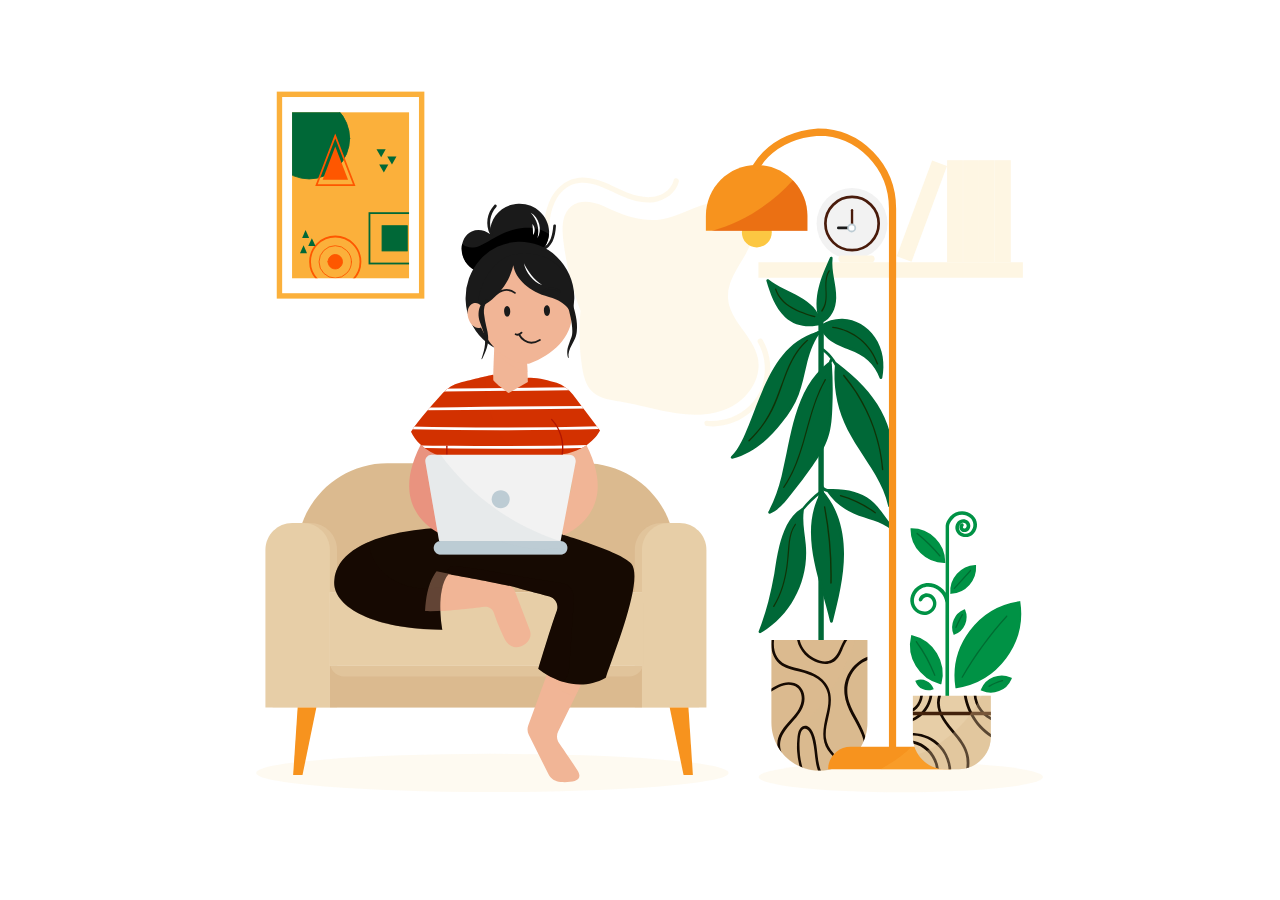
<file: animation.html>
<!DOCTYPE html>
<html lang="en">
<head>
    <meta charset="UTF-8">
    <meta name="viewport" content="width=device-width, initial-scale=1.0">
    <title>Stay At Home</title>
<link rel="stylesheet" href="css/Main.css">
</head>
<body>


<svg  version="1.1" id="Layer_1" xmlns="http://www.w3.org/2000/svg" xmlns:xlink="http://www.w3.org/1999/xlink" x="0px" y="0px"
	 viewBox="0 0 500 500" style="enable-background:new 0 0 500 500;" xml:space="preserve">
<style type="text/css">
	.st0{fill:#FFFBF0;}
	.st1{fill:#F2F2F2;}
	.st2{fill:none;stroke:#491B0B;stroke-width:1.5;stroke-miterlimit:10;}
	.st3{fill:none;stroke:#491B0B;stroke-width:1.3;stroke-linecap:round;stroke-miterlimit:10;}
	.st4{fill:none;stroke:#1A1A1A;stroke-width:1.5;stroke-linecap:round;stroke-miterlimit:10;}
	.st5{fill:#FFFFFF;stroke:#BDCCD4;stroke-linecap:round;stroke-miterlimit:10;}
	.st6{fill:#FEF6E3;}
	.st7{opacity:0.5;fill:#FEF6E3;enable-background:new    ;}
	.st8{opacity:0.75;}
	.st9{fill:none;stroke:#FBB03B;stroke-width:3;stroke-linecap:round;stroke-miterlimit:10;}
	.st10{fill:#d33100;}
	.st11{clip-path:url(#SVGID_2_);}
	.st12{fill:#006837;stroke:#006837;stroke-width:0.5;stroke-linecap:round;stroke-miterlimit:9.9999;}
	.st13{fill:#FE5700;stroke:#FE5700;stroke-width:0.5;stroke-linecap:round;stroke-miterlimit:10;}
	.st14{fill:none;stroke:#FE5700;stroke-width:0.5;stroke-linecap:round;stroke-miterlimit:9.9996;}
	.st15{fill:none;stroke:#FE5700;stroke-linecap:round;stroke-miterlimit:10;}
	.st16{fill:#006837;stroke:#006837;stroke-width:0.5;stroke-linecap:round;stroke-miterlimit:10;}
	.st17{fill:none;stroke:#006837;stroke-linecap:round;stroke-miterlimit:10;}
	.st18{fill:#FE5700;}
	.st19{fill:none;stroke:#FE5700;stroke-miterlimit:10;}
	.st20{fill:#006837;}
	.st21{fill:#DBBA8F;}
	.st22{opacity:0.5;fill:#E7CEA7;enable-background:new    ;}
	.st23{fill:#E7CEA7;}
	.st24{fill:#F7931E;}
	.st25{fill:#F1B596;}
	.st26{opacity:0.35;}
	.st27{fill:#160a02;}
	.st28{fill:#E9937F;}
	.st29{opacity:0.2;}
	.st30{clip-path:url(#SVGID_4_);}
	.st31{fill:#FFFFFF;}
	.st32{fill:none;stroke:#b11602;stroke-width:0.75;stroke-linecap:round;stroke-miterlimit:10;}
	.st33{fill:#BDCCD4;}
	.st34{opacity:0.25;}
	.st35{opacity:0.5;fill:#b11602;enable-background:new    ;}
	.st36{font-family:'Homework-Regular';}
	.st37{font-size:28px;}
	.st38{fill:none;stroke:#006837;stroke-width:3;stroke-linecap:round;stroke-miterlimit:10;}
	.st39{fill:#103307;}
	.st40{filter:url(#Adobe_OpacityMaskFilter);}
	.st41{mask:url(#SVGID_5_);}
	.st42{fill:#FCC742;}
	.st43{fill:none;stroke:#F7931E;stroke-width:4;stroke-linecap:round;stroke-miterlimit:10;}
	.st44{opacity:0.35;fill:#FBB03B;enable-background:new    ;}
	.st45{fill:#009245;}
	.st46{fill:#009245;stroke:#009245;stroke-linecap:round;stroke-miterlimit:10;}
	.st47{fill:#016D32;}
	.st48{filter:url(#Adobe_OpacityMaskFilter_1_);}
	.st49{mask:url(#SVGID_6_);}
	.st50{fill:none;stroke:#42210B;stroke-width:2;stroke-linecap:round;stroke-miterlimit:10;}
	.st51{fill:#1A1A1A;}
	.st52{fill:none;stroke:none;stroke-width:1.9999;stroke-miterlimit:9.9997;}
	.st53{fill:none;stroke:none;stroke-width:2;stroke-miterlimit:10;}
	.st54{fill:none;stroke:#1A1A1A;stroke-linecap:round;stroke-miterlimit:10;}
	.st55{fill:#FBB03B;}
</style>



<!----=====Watch.Animation=====---->
<g id="Watch">
	<circle class="st1" cx="367.8" cy="124.2" r="19.7"/>
	<circle class="st2" cx="367.8" cy="124.2" r="14.8"/>
	<line id="Minute" class="st3" x1="367.8" y1="126.5" x2="367.8" y2="116.8"/>
	<line id="Hour_1" class="st4" x1="360.2" y1="126.6" x2="367.6" y2="126.6"/>
	<circle class="st5" cx="367.6" cy="126.6" r="2"/>
</g>
<!----=====Watch.Animation=====---->


<g id="OBJECTS">
	<g>
		<ellipse class="st7" cx="168" cy="429.4" rx="131.2" ry="10.6"/>
		<ellipse class="st7" cx="394.9" cy="431.7" rx="79" ry="8.4"/>
	</g>
	<g>
		<g class="st8">
			<path class="st6" d="M221.9,184.3c-7.6-16.2-12.6-33.7-14.6-51.5c-0.7-6.4-0.6-14,4.4-18.1c3.4-2.7,8.1-3,12.4-2.1
				s8.1,3.1,12,4.8c8.2,3.6,17.3,5.9,26.1,4.4c8.7-1.4,16.5-6.3,25-8.6s19.3-1.2,23.7,6.4c4.2,7.1,1,16.2-3.2,23.3
				s-9.3,14.4-8.8,22.7c0.7,12.6,14.1,21.1,16.6,33.4c2.1,10.5-4.6,21.3-14,26.5c-9.4,5.2-20.6,5.6-31.2,4.1
				c-10.6-1.5-20.9-4.7-31.4-6.5c-5.4-0.9-11.2-1.6-15.2-5.3c-3.8-3.5-5.1-8.9-5.9-14c-1.7-11.2-1.9-22.7-0.6-33.9"/>
		</g>
		<g class="st8">
			<g>
				<path class="st6" d="M199.2,133.1c0.2-7,0.4-14.5,3.5-20.9c2.6-5.3,7.2-9.9,13.4-10.5c7.3-0.8,14.2,2.9,20.6,5.8
					c6.6,3,13.7,5.8,21.1,4.8c6.2-0.9,12.3-5.1,13.8-11.4c0.5-1.9-2.5-2.7-2.9-0.8c-1.4,5.9-7.4,9.2-13.1,9.4
					c-7.5,0.3-14.5-3.3-21.1-6.3c-6.4-2.9-13.4-5.6-20.5-4.1c-6,1.2-10.7,5.8-13.5,11c-3.7,7.1-4,15.3-4.3,23.1
					C196.1,135,199.1,135,199.2,133.1L199.2,133.1z"/>
			</g>
		</g>
		<g class="st8">
			<g>
				<path class="st6" d="M287.2,236.7c9,1,18.2-2.2,24.9-8.2c7-6.2,10.6-15.4,10.3-24.6c-0.2-5.3-1.6-10.5-4.3-15.1
					c-1-1.7-3.6-0.2-2.6,1.5c4.3,7.4,5,16.6,2.1,24.7c-2.8,7.8-9.2,14-17,16.9c-4.3,1.6-8.9,2.2-13.5,1.8
					C285.3,233.5,285.3,236.5,287.2,236.7L287.2,236.7z"/>
			</g>
		</g>
	</g>
	<rect x="315.8" y="145.7" class="st6" width="146.9" height="8.6"/>
	<rect x="447.2" y="89" class="st6" width="8.8" height="56.7"/>
	<rect x="438.3" y="89" class="st6" width="8.8" height="56.7"/>
	<rect x="429.5" y="89" class="st6" width="8.8" height="56.7"/>
	
		<rect x="378.3" y="112.9" transform="matrix(0.3474 -0.9377 0.9377 0.3474 155.3097 457.8781)" class="st6" width="56.7" height="8.8"/>
	<rect x="420.6" y="89" class="st6" width="8.8" height="56.7"/>
	<path class="st6" d="M361.8,145.7h17c0.8,0,1.5-0.7,1.5-1.5v-0.7c0-0.8-0.7-1.5-1.5-1.5h-17c-0.8,0-1.5,0.7-1.5,1.5v0.7
		C360.3,145,361,145.7,361.8,145.7z"/>
	<g>
		<rect x="49.7" y="52.4" class="st9" width="79" height="112"/>
		<rect x="56.7" y="62.4" class="st55" width="65" height="92.2"/>
		<g>
			<g>
				<defs>
					<rect id="SVGID_1_" x="56.7" y="62.4" width="65" height="92.2"/>
				</defs>
				<clipPath id="SVGID_2_">
					<use xlink:href="#SVGID_1_"  style="overflow:visible;"/>
				</clipPath>
				<g class="st11">
					<ellipse class="st12" cx="66.2" cy="76.9" rx="22.5" ry="22.5"/>
					<g>
						<path class="st13" d="M76.7,145.4c0-2.2,1.8-4,4-4s4,1.8,4,4s-1.8,4-4,4S76.7,147.7,76.7,145.4z"/>
						<ellipse class="st14" cx="80.7" cy="145.5" rx="9" ry="9"/>
						<circle class="st15" cx="80.7" cy="145.4" r="14"/>
					</g>
					<g>
						<rect x="106.7" y="125.4" class="st16" width="14" height="14"/>
						<rect x="99.7" y="118.4" class="st17" width="28" height="28"/>
					</g>
					<polygon class="st18" points="80.7,81.4 73.7,99.9 87.8,99.9 					"/>
					<polygon class="st19" points="80.7,75.5 70.3,102.8 91.2,102.8 					"/>
					<g>
						<polygon class="st20" points="106.2,87.4 103.6,82.9 108.7,82.9 						"/>
						<polygon class="st20" points="112.2,91.4 109.6,86.9 114.7,86.9 						"/>
						<polygon class="st20" points="107.7,95.9 105.1,91.4 110.2,91.4 						"/>
					</g>
					<g>
						<polygon class="st20" points="63.1,136.3 61.1,140.7 65,140.7 						"/>
						<polygon class="st20" points="67.7,132.3 65.7,136.7 69.7,136.7 						"/>
						<polygon class="st20" points="64.2,127.8 62.3,132.2 66.2,132.2 						"/>
					</g>
				</g>
			</g>
		</g>
	</g>
	<path class="st21" d="M269.4,329h-210v-21.5c0-27.7,22.5-50.2,50.2-50.2h109.7c27.7,0,50.2,22.5,50.2,50.2V329z"/>
	<path class="st22" d="M282.9,393.1h-35.8v-87.6c0-8.2,6.7-14.9,14.9-14.9h6c8.2,0,14.9,6.7,14.9,14.9L282.9,393.1L282.9,393.1z"/>
	<path class="st23" d="M286.9,393.1h-35.8v-87.6c0-8.2,6.7-14.9,14.9-14.9h6c8.2,0,14.9,6.7,14.9,14.9L286.9,393.1L286.9,393.1z"/>
	<path class="st22" d="M81.7,393.1H45.9v-87.6c0-8.2,6.7-14.9,14.9-14.9h6c8.2,0,14.9,6.7,14.9,14.9L81.7,393.1L81.7,393.1z"/>
	<path class="st23" d="M77.7,393.1H41.9v-87.6c0-8.2,6.7-14.9,14.9-14.9h6c8.2,0,14.9,6.7,14.9,14.9L77.7,393.1L77.7,393.1z"/>
	<rect x="77.7" y="369.8" class="st21" width="173.4" height="23.3"/>
	<path class="st22" d="M244,375.8H85.6c-4.4,0-7.9-3.5-7.9-7.9V335h174.2v32.9C251.9,372.3,248.4,375.8,244,375.8z"/>
	<rect x="77.7" y="329" class="st23" width="174.2" height="40.8"/>
	<polygon class="st24" points="279.4,430.6 274.2,430.6 266.5,393.1 276.9,393.1 	"/>
	<polygon class="st24" points="57.3,430.6 62.5,430.6 70.2,393.1 59.8,393.1 	"/>
	<path class="st25" d="M118.6,314l58.2,11.2c1.6,0.3,3,1.5,3.6,3l8.4,22c1,2.6,0.1,5.6-2.2,7.3c-3.4,2.5-8.6,4.2-12.2-3.4
		c-3-6.4-4.7-10.9-5.6-13.7c-0.7-2.2-2.9-3.6-5.2-3.3c-10.3,1.4-36.9,4.4-47.6,1.1C102.7,334,118.6,314,118.6,314z"/>
	<path class="st25" d="M201.9,364.8l-14,38.2c-0.6,1.7-0.5,3.6,0.3,5.2l10.9,21.8c1.3,2.6,3.9,4.3,6.8,4.5c5.5,0.3,13.3-0.2,9.4-6.4
		c-3.7-5.9-7.8-11.7-10.2-15.2c-1.4-2-1.6-4.5-0.5-6.7l19.1-39l-20.8-2.5"/>
	<g class="st26">
		<path class="st25" d="M218.4,376.2c-0.1-0.2-0.3-0.3-0.5-0.3c-3.7-1.4-7.5-2.4-11.4-2.9c-2.4-0.3-4.9-0.5-7.1-1.2l-1.3,3.6
			c1.3,2.2,2.9,4.1,4.8,5.8c3.1,2.7,6.9,4.6,10.9,5.4c0.1,0,0.3,0,0.4,0.1l3.9-7.9c0.1-0.5,0.3-1,0.4-1.5
			C218.5,376.9,218.6,376.5,218.4,376.2z"/>
	</g>
	<path class="st27" d="M140.2,349.8c0,0-4.2-20.8,3.3-30.8c15,2.5,35,6.7,35,6.7s13,3.5,21.2,5.7c3.3,0.9,5.2,4.5,4.1,7.7
		c-4.4,12.3-10.3,32.4-10.3,32.4s18.3,15.8,37.5,5c6.7-19.2,20.8-55,14.2-63.3c-5-6.7-42.5-17.5-42.5-17.5l-62.5-2.5
		c0,0-57.5,0.8-60,29.2C78.6,336.5,101.1,349.8,140.2,349.8z"/>
	<g class="st26">
		<path class="st27" d="M140.3,326.2c-2.1,0.1-4.3,0.5-6.4,0.6c-10,0.9-20.6-2.4-27.5-9.7c-4.1-4.3-6.7-10.1-7.2-16
			c-10,4.3-18.1,11-19,21.2c-1.7,14.2,20.8,27.5,60,27.5C140.2,349.8,137.6,336.6,140.3,326.2z"/>
	</g>
	<path class="st28" d="M142.7,251.5c0,0-14.2,16.7-0.8,29.2c0,10-0.8,16.7-0.8,16.7s-35-12.5-10.8-54.2
		C134.4,234.8,142.7,251.5,142.7,251.5z"/>
	<path class="st25" d="M205.6,251.5c0,0,14.2,16.7,0.8,29.2c0,10,0.8,16.7,0.8,16.7s35-12.5,10.8-54.2
		C214,234.8,205.6,251.5,205.6,251.5z"/>
	<g class="st26">
		<path class="st27" d="M209.5,324.9c-1.3-0.8-2.9-1-4.4-1.2c-18.9-2.4-37.8-6.8-56.6-9.1c-1.6-0.2-3.3-0.3-4.5,0.7
			c-0.9,0.8-1.2,3.1-1.1,4.8c0.2-0.4,0.5-0.8,0.8-1.1c15,2.5,35,6.7,35,6.7s13,3.5,21.2,5.7c3.3,0.9,5.2,4.5,4.1,7.7
			c-4.4,12.3-10.3,32.4-10.3,32.4s5.4,4.6,13.3,7.2c0.4-0.2,0.7-0.5,1-0.8c2.2-2.2,2.6-5.6,2.8-8.8c0.8-11,1.5-21.9,2.3-32.9
			c0.1-2.1,0.3-4.2-0.1-6.2C212.4,327.9,211.3,325.9,209.5,324.9z"/>
	</g>
	<g class="st26">
		<path class="st25" d="M141.8,339.2c-0.1-6.9,0.9-13.8,3.4-20.2l-8.2-1.6c-0.5,0.6-1,1.3-1.4,2c-3.6,5.9-4.6,13-5,19.8
			c0,0.1,0,0.2,0,0.3C134.1,339.6,138,339.5,141.8,339.2z"/>
	</g>
	<path class="st10" d="M141.1,254c0,0-13.3-3.3-18.3-14.2c4.5-6.8,12.9-16.3,17.8-21.6c2.5-2.7,5.7-4.7,9.3-5.6
		c6.8-1.7,17.5-4.4,18.6-4.4c2.5,5,15,6.7,19.1,1.7c4.8-0.5,11.5,1.3,16.1,2.8c3.6,1.2,6.7,3.5,9,6.5l15.1,19.9
		c0,0-5,10.8-20.8,13.3c-0.8,16.7-0.8,40.8-0.8,40.8l-65.8-0.8L141.1,254z"/>
	<g class="st29">
		<path class="st10" d="M206.1,293.1c0,0,0-8.4,0.2-18.7c-3.6-4.3-8-8.1-12.4-11.7c-6.9-5.5-14-10.9-19.3-17.9
			c-7.6-10.2-10.4-23.1-10.4-35.8c-4,0.9-10,2.4-14.3,3.6c-3.6,0.9-6.8,2.9-9.3,5.6c-4.9,5.4-13.3,14.9-17.8,21.6
			c5,10.8,18.3,14.2,18.3,14.2l-0.8,38.3L206.1,293.1z"/>
	</g>
	<g>
		<g>
			<defs>
				<path id="SVGID_3_" d="M141.1,254c0,0-13.3-3.3-18.3-14.2c4.5-6.8,12.9-16.3,17.8-21.6c2.5-2.7,5.7-4.7,9.3-5.6
					c6.8-1.7,17.5-4.4,18.6-4.4c2.5,5,15,6.7,19.1,1.7c4.8-0.5,11.5,1.3,16.1,2.8c3.6,1.2,6.7,3.5,9,6.5l15.1,19.9
					c0,0-5,10.8-20.8,13.3c-0.8,16.7-0.8,40.8-0.8,40.8l-65.8-0.8L141.1,254z"/>
			</defs>
			<clipPath id="SVGID_4_">
				<use xlink:href="#SVGID_3_"  style="overflow:visible;"/>
			</clipPath>
			<g class="st30">
				<g>
					<g>
						<path class="st31" d="M128.2,227.9c23.9-0.2,47.8-0.4,71.7-0.7c6.7-0.1,13.5-0.1,20.2-0.2c1,0,1-1.5,0-1.5
							c-23.9,0.2-47.8,0.4-71.7,0.7c-6.7,0.1-13.5,0.1-20.2,0.2C127.3,226.4,127.3,227.9,128.2,227.9L128.2,227.9z"/>
					</g>
				</g>
				<g>
					<g>
						<path class="st31" d="M128.2,217.6c23.9-0.2,47.8-0.4,71.7-0.7c6.7-0.1,13.5-0.1,20.2-0.2c1,0,1-1.5,0-1.5
							c-23.9,0.2-47.8,0.4-71.7,0.7c-6.7,0.1-13.5,0.1-20.2,0.2C127.3,216.1,127.3,217.6,128.2,217.6L128.2,217.6z"/>
					</g>
				</g>
				<g>
					<g>
						<path class="st31" d="M122.9,238.5c27.6,0.6,55.3,0.7,82.9,0.3c7.8-0.1,15.6-0.3,23.5-0.5c1,0,1-1.5,0-1.5
							c-27.6,0.7-55.3,0.9-82.9,0.6c-7.8-0.1-15.6-0.2-23.5-0.4C121.9,237,121.9,238.5,122.9,238.5L122.9,238.5z"/>
					</g>
				</g>
				<g>
					<g>
						<path class="st31" d="M122.9,248.8c27.6,0.6,55.3,0.7,82.9,0.3c7.8-0.1,15.6-0.3,23.5-0.5c1,0,1-1.5,0-1.5
							c-27.6,0.7-55.3,0.9-82.9,0.6c-7.8-0.1-15.6-0.2-23.5-0.4C121.9,247.3,121.9,248.8,122.9,248.8L122.9,248.8z"/>
					</g>
				</g>
			</g>
		</g>
	</g>
	<path class="st32" d="M200.9,233c4.8,5.1,7,12.5,5.9,19.4c-0.6,3.5-1.9,7-1.1,10.4"/>
	<line class="st32" x1="142.7" y1="247.9" x2="142.7" y2="258.4"/>
	<path class="st33" d="M205.9,308.1h-66.7c-2.1,0-3.8-1.7-3.8-3.8l0,0c0-2.1,1.7-3.8,3.8-3.8h66.7c2.1,0,3.8,1.7,3.8,3.8l0,0
		C209.7,306.5,208,308.1,205.9,308.1z"/>
	<path class="st1" d="M205.9,300.6h-67.5l-7.6-43.8c-0.4-2.1,1.3-4.1,3.4-4.1h76.6c2.2,0,3.9,2,3.4,4.2L205.9,300.6z"/>
	<path class="st33" d="M167.6,277.3c0-2.8,2.2-5,5-5s5,2.2,5,5s-2.2,5-5,5S167.6,280,167.6,277.3z"/>
	<g class="st29">
		<path class="st33" d="M205.6,300.6c-26.4-8.4-50.1-25.5-66.3-47.9h-5.1c-2.2,0-3.8,2-3.4,4.1l7.6,43.8H205.6z"/>
	</g>
	<g class="st34">
		<path class="st33" d="M209.2,306.1c-0.5-0.5-1.1-0.8-1.7-1c-1.8-0.6-3.7-0.4-5.5-0.2c-10,0.8-20.2-0.7-29.5-4.2h-33.3
			c-2.1,0-3.8,1.7-3.8,3.8s1.7,3.8,3.8,3.8h66.7C207.4,308.1,208.6,307.3,209.2,306.1z"/>
	</g>

</g>





<!-----====Tree.animation=====------>
<g id="Plant">
	<line class="st38" x1="350.6" y1="180.6" x2="350.6" y2="355.6"/>
	<g id="tree01">
		<g>
			<path class="st20" d="M350.1,177.5c-1.8-5.6-1.5-11.8-0.1-17.5c1.4-5.7,3.8-11.2,6.3-16.6c-0.5,4.2,0.3,8.5,1,12.7
				c0.8,4.2,1.4,8.5,0.6,12.7s-3.3,8.3-7.3,9.8"/>
			<g>
				<path class="st20" d="M350.9,177.3c-3.6-11.5,1.4-23.1,6.1-33.5c-0.5-0.1-0.9-0.3-1.4-0.4c-0.8,6.7,1.6,13.2,1.9,19.8
					c0.3,5.6-1.3,12.4-7.1,14.8c-0.9,0.4-0.5,1.8,0.4,1.4c5.6-2.2,8.1-8.2,8.2-13.9c0.2-7.5-2.9-14.7-2-22.2c0.1-0.7-1.1-1-1.4-0.4
					c-4.9,10.8-10,22.7-6.2,34.6C349.7,178.6,351.1,178.2,350.9,177.3L350.9,177.3z"/>
			</g>
		</g>
		<g>
			<g>
				<path class="st39" d="M351.3,173c5.1-6.5-0.2-15.5,4.1-22.3c0.3-0.4-0.4-0.8-0.6-0.4c-4.2,6.7,1,15.8-4,22.1
					C350.5,172.9,351,173.4,351.3,173L351.3,173z"/>
			</g>
		</g>
	</g>
	<g id="tree02">
		<g>
			<path class="st20" d="M350.1,179.4c-0.8-4.2-3.6-7.9-6.9-10.6c-3.3-2.7-7.3-4.6-11.1-6.5s-7.8-3.8-11.1-6.5
				c1.4,4.6,2.9,9.3,5.3,13.5c2.4,4.2,5.9,8,10.3,9.9c4.6,1.9,10,1.7,14.7,0.2"/>
			<g>
				<path class="st20" d="M350.8,179.2c-2.9-14-19.8-16.2-29.3-23.9c-0.5-0.4-1.5-0.1-1.3,0.7c2.2,7.2,4.7,14.9,10.4,20.2
					c5.8,5.3,13.5,6.1,20.9,3.9c0.9-0.3,0.5-1.7-0.4-1.4c-7.1,2.1-14.5,1.3-20-4.1c-5.2-5.1-7.4-12.2-9.5-19
					c-0.4,0.2-0.8,0.5-1.3,0.7c5.1,4.1,11.3,6.4,17,9.6c5.4,3,10.6,7.3,11.9,13.7C349.6,180.5,351,180.1,350.8,179.2L350.8,179.2z"
					/>
			</g>
		</g>
		<g>
			<g>
				<path class="st39" d="M325,160.7c3.1,9.5,13.3,13,22,15.6c0.5,0.1,0.7-0.6,0.2-0.7c-8.4-2.5-18.4-5.9-21.5-15.1
					C325.6,160.1,324.9,160.3,325,160.7L325,160.7z"/>
			</g>
		</g>
	</g>
	<g id="tree03">
		<g>
			<path class="st20" d="M350.9,181.5c1.1,4.4,5.1,7.5,9.2,9.5s8.6,3.1,12.5,5.4c5.1,2.9,9.2,7.8,11.1,13.3
				c1.3-6.1,0.8-12.6-1.9-18.3c-2.6-5.7-7.4-10.4-13.3-12.5s-12.8-1.4-17.9,2.2"/>
			<g>
				<path class="st20" d="M350.2,181.7c2.1,7.4,9.8,10.2,16.3,12.7c3.8,1.5,7.3,3.2,10.3,6c2.8,2.6,5,5.9,6.3,9.6
					c0.2,0.6,1.3,0.8,1.5,0c1.5-7.8,0.5-16.1-4.1-22.7c-4.1-5.9-10.7-10-18-10.2c-4.3-0.1-8.5,1.1-12,3.5c-0.8,0.6,0,1.9,0.8,1.3
					c5.8-4,13.5-4.3,19.7-1.1c6.1,3.2,10.4,9.1,12,15.8c1,4.3,1,8.7,0.2,13c0.5,0,1,0,1.5,0c-2.5-7-7.8-12.4-14.6-15.4
					c-6.6-2.9-16-4.9-18.2-12.9C351.4,180.4,349.9,180.8,350.2,181.7L350.2,181.7z"/>
			</g>
		</g>
		<g>
			<g>
				<path class="st39" d="M357.1,182.2c11.1,1.4,20.9,9.4,24.5,20.1c0.1,0.4,0.9,0.3,0.7-0.2c-3.7-11-13.8-19.2-25.2-20.6
					C356.6,181.4,356.6,182.1,357.1,182.2L357.1,182.2z"/>
			</g>
		</g>
	</g>
	<g id="tree04">
		<g>
			<g>
				<g>
					<path class="st20" d="M348.1,186.9c0.3-0.2,0.5-0.5,0.8-0.7c0.1-0.1,0.3-0.2,0.4-0.3c0.1-0.1-0.1,0.1,0,0c0,0,0.1-0.1,0.1-0.1
						c0.1-0.1,0.1-0.1,0.2-0.2c0.6-0.4,1.2-0.8,1.8-1.2c0.3-0.2,0.5-0.7,0.3-1s-0.7-0.5-1-0.3c-1.3,0.8-2.5,1.7-3.6,2.7
						c-0.3,0.3-0.3,0.8,0,1.1C347.3,187.2,347.8,187.2,348.1,186.9L348.1,186.9z"/>
				</g>
			</g>
			<g>
				<g>
					<path class="st20" d="M348.6,184c-0.6,0.3-1.2,0.7-1.9,1c-0.4,0.2-0.5,0.7-0.3,1c0.2,0.4,0.7,0.5,1,0.3c0.6-0.3,1.2-0.7,1.9-1
						c0.4-0.2,0.5-0.7,0.3-1C349.4,183.9,349,183.8,348.6,184L348.6,184z"/>
				</g>
			</g>
		</g>
		<g>
			<g>
				<path class="st20" d="M348.4,185.1c-8.1,2.3-14.9,7.9-20,14.6c-5.1,6.7-8.5,14.5-11.6,22.3c-3.1,7.8-5.8,15.8-9.6,23.3
					c-1.6,3.2-3.4,6.3-6,8.8c6.4-1.6,12.2-4.9,17.2-9.2c5-4.3,9.2-9.4,13-14.7c1.4-2,2.8-4.1,4-6.3c6.3-12.1,5.4-27.3,13.4-38.3"/>
				<g>
					<path class="st20" d="M348.1,184.4c-22.9,6.7-29.7,32.3-37.7,51.8c-2.5,6-5.1,12.7-9.8,17.4c-0.5,0.5,0,1.4,0.7,1.3
						c11.6-2.9,20.7-11.1,27.8-20.4c3.7-4.8,7-9.7,9.1-15.4c1.9-5.2,3-10.7,4.3-16.1c1.5-6,3.3-12,6.9-17.1c0.6-0.8-0.7-1.5-1.3-0.8
						c-6.3,8.8-7.1,20-10.2,30.1c-1.7,5.6-4.3,10.5-7.7,15.2c-3.5,4.9-7.5,9.6-12,13.6c-5,4.3-10.8,7.7-17.2,9.3
						c0.2,0.4,0.5,0.8,0.7,1.3c3.9-3.9,6.4-9.2,8.6-14.2c2.3-5.3,4.3-10.8,6.4-16.2c4.1-10.5,8.7-21.3,16.9-29.3
						c4.2-4.1,9.2-7.4,14.9-9C349.5,185.6,349.1,184.1,348.1,184.4L348.1,184.4z"/>
				</g>
			</g>
			<g>
				<g>
					<path class="st39" d="M342.8,188.8c-6.1,5.3-9.7,12.6-12.5,20c-3.2,8.4-5.8,17-10.7,24.6c-2.6,4.1-5.8,7.9-9.3,11.2
						c-0.4,0.3,0.2,0.9,0.5,0.5c6.1-5.8,10.9-12.7,14.3-20.4c3.5-8,5.6-16.6,9.7-24.4c2.2-4.2,5-8,8.5-11.1
						C343.7,189,343.1,188.5,342.8,188.8L342.8,188.8z"/>
				</g>
			</g>
		</g>
	</g>
	<g id="tree05">
		<g>
			<g>
				<path class="st20" d="M351.2,194.8c4.3,3.3,7.5,7.8,9.1,12.9c0.3,0.9,1.8,0.5,1.5-0.4c-1.7-5.4-5.1-10.1-9.5-13.6
					C351.5,193.2,350.5,194.2,351.2,194.8L351.2,194.8z"/>
			</g>
		</g>
		<g>
			<g>
				<path class="st20" d="M356.4,202c0-0.1,0-0.2,0-0.2C356.4,201.9,356.4,201.9,356.4,202c0-0.4,0.1-0.8,0.3-1.2
					c0,0.1,0,0.1-0.1,0.2c0.1-0.3,0.3-0.6,0.5-0.9c0.1-0.1,0.1-0.4,0.1-0.6c0-0.2-0.2-0.4-0.3-0.4c-0.2-0.1-0.4-0.1-0.6-0.1
					c-0.2,0.1-0.3,0.2-0.5,0.3c-0.6,0.8-0.9,1.7-1,2.7c0,0.2,0.1,0.4,0.2,0.5s0.3,0.2,0.5,0.2C356.1,202.8,356.4,202.5,356.4,202
					L356.4,202z"/>
			</g>
		</g>
		<g>
			<path class="st20" d="M359.1,202.3c-1.1,11.4,0.9,23.1,5.7,33.6c3.6,7.8,8.6,14.8,13.2,22c4.6,7.2,8.9,14.8,10.6,23.2
				c0.5-9.3,0.7-18.6,0.8-27.9c0-2.5,0-5.1-0.3-7.6c-0.3-2.4-0.9-4.8-1.7-7.1c-2.4-7.4-6.2-14.3-11.1-20.3
				c-5.1-6.1-11.3-11.3-17.5-16.3"/>
			<g>
				<path class="st20" d="M358.3,202.3c-1,11.1,0.8,22.3,5.2,32.5c4.5,10.4,11.7,19.3,17.3,29.1c3.1,5.4,5.8,11.2,7.1,17.3
					c0.2,0.9,1.4,0.6,1.5-0.2c0.3-6.5,0.5-13,0.7-19.4c0.1-5.9,0.6-12.1-0.5-18c-2-10.8-8-21-15.4-28.9c-4.5-4.9-9.7-9.1-14.8-13.2
					c-0.8-0.6-1.8,0.5-1.1,1.1c8.8,7,17.3,14.4,23,24.2c2.7,4.7,4.9,9.8,6.3,15.1c1.5,6,1.1,12.2,1,18.3c-0.1,7-0.3,14-0.7,20.9
					c0.5-0.1,1-0.1,1.5-0.2c-2.3-10.8-8.5-20-14.5-29.1c-3.1-4.6-6.1-9.3-8.6-14.3c-2.5-5-4.3-10.4-5.5-15.9
					c-1.3-6.3-1.6-12.8-1-19.2C359.9,201.3,358.4,201.3,358.3,202.3L358.3,202.3z"/>
			</g>
		</g>
		<g>
			<path class="st20" d="M355,201.9c-7.9,6.2-13.2,15.3-16.6,24.8c-3.4,9.5-5.1,19.5-7.2,29.3c-2.1,9.9-4.6,19.8-9.4,28.6
				c3.9-1.6,6.8-4.9,9.5-8.2c4.5-5.6,8.9-11.3,13-17.1c3.8-5.3,7.5-10.8,9.4-17c1.6-5.1,2-10.4,2.2-15.8c0.3-8,0.3-16-0.2-24"/>
			<g>
				<path class="st20" d="M354.5,201.4c-19.1,15.2-20.4,41.4-25.9,63.3c-1.7,6.8-4,13.5-7.3,19.6c-0.3,0.5,0.2,1.4,0.9,1.1
					c5.3-2.2,8.7-7,12.2-11.4c3.9-4.9,7.7-9.9,11.3-15c3.5-4.9,6.8-9.9,8.7-15.6c2-5.9,2.3-12.1,2.5-18.3c0.3-7.5,0.2-15.1-0.3-22.6
					c0-1-1.5-1-1.5,0c0.4,6.4,0.5,12.8,0.3,19.1c-0.1,6.1-0.2,12.3-1.7,18.2c-1.4,5.8-4.4,10.9-7.7,15.8c-3.4,5-7,9.9-10.8,14.6
					c-2,2.6-4.1,5.3-6.3,7.8c-2,2.4-4.4,4.6-7.3,5.8c0.3,0.4,0.6,0.7,0.9,1.1c11.5-21.4,9.4-47.4,21.4-68.6c3-5.3,6.8-10.1,11.6-14
					C356.3,201.9,355.2,200.8,354.5,201.4L354.5,201.4z"/>
			</g>
		</g>
		<g>
			<g>
				<path class="st39" d="M352.6,210.8c-8.3,14.6-10.1,31.6-16.3,47c-1.8,4.5-4,8.8-6.7,12.7c-0.3,0.4,0.4,0.8,0.6,0.4
					c9.5-13.8,11.7-30.7,17-46.2c1.6-4.7,3.5-9.2,6-13.5C353.5,210.7,352.8,210.3,352.6,210.8L352.6,210.8z"/>
			</g>
		</g>
		<g>
			<g>
				<path class="st39" d="M362.9,208.9c9.6,11.4,16.4,25,19.6,39.5c0.9,4.1,1.6,8.3,1.9,12.5c0,0.5,0.8,0.5,0.8,0
					c-1.3-15-6.2-29.6-14.2-42.3c-2.3-3.6-4.8-7-7.5-10.2C363.1,208,362.6,208.5,362.9,208.9L362.9,208.9z"/>
			</g>
		</g>
	</g>
	<g id="tree06">
		<g>
			<path class="st20" d="M354.3,272.4c3.2,4.8,7.6,8.7,12.8,11.3c3.8,1.9,8,3.1,12,4.4c4,1.4,8.1,3,11.4,5.7
				c-2.7-3.8-5.5-7.5-8.4-11.1c-0.8-1-1.6-2-2.5-2.8c-0.9-0.8-1.9-1.6-2.9-2.2c-3.2-2.1-6.9-3.6-10.7-4.4c-3.9-0.8-7.9-0.9-11.9-0.9
				"/>
			<g>
				<path class="st20" d="M353.6,272.8c3.8,5.6,9,10,15.3,12.6c7,3,15,4.1,21,9c0.6,0.5,1.7-0.2,1.2-0.9c-2.4-3.2-4.8-6.4-7.2-9.6
					c-2.4-3-4.6-5.6-7.9-7.6c-3-1.8-6.3-3.1-9.8-3.8c-4-0.8-8.1-0.9-12.1-0.9c-1,0-1,1.5,0,1.5c3.8,0,7.7,0,11.5,0.8
					c3.4,0.7,6.7,1.9,9.6,3.7c3.1,1.9,5.3,4.3,7.5,7.1c2.4,3.1,4.8,6.3,7.1,9.5c0.4-0.3,0.8-0.6,1.2-0.9c-5.7-4.6-12.9-6-19.5-8.5
					c-6.7-2.5-12.5-6.8-16.5-12.8C354.4,271.2,353.1,272,353.6,272.8L353.6,272.8z"/>
			</g>
		</g>
		<g>
			<g>
				<path class="st20" d="M354.9,271.8c-0.4-0.1-0.8-0.2-1.2-0.3c-0.1,0-0.2-0.1-0.3-0.1c-0.1,0-0.1,0-0.2-0.1c-0.1,0-0.1,0,0,0
					c-0.2-0.1-0.4-0.2-0.5-0.3c0,0-0.1,0-0.1-0.1c0,0-0.1-0.1-0.1,0s0,0,0,0c0,0-0.1-0.1-0.1-0.1c-0.1-0.1-0.1-0.1-0.2-0.2
					c0,0-0.1-0.1-0.1-0.1c0,0,0.1,0.1,0,0c0-0.1-0.1-0.1-0.1-0.2c0,0,0-0.1-0.1-0.1c0-0.1,0.1,0.2,0,0c0-0.1,0-0.1-0.1-0.2
					c0,0,0-0.1,0-0.1c0,0,0,0.1,0,0.1c0,0,0-0.1,0-0.1c0-0.4-0.3-0.8-0.8-0.8c-0.4,0-0.8,0.3-0.8,0.8c0.1,1,0.6,1.9,1.5,2.4
					c0.8,0.6,1.8,0.8,2.7,1c0.4,0.1,0.8-0.1,0.9-0.5C355.5,272.3,355.3,271.8,354.9,271.8L354.9,271.8z"/>
			</g>
		</g>
		<g>
			<g>
				<path class="st39" d="M361.2,275.7c7,2,13.5,5.2,19.3,9.5c0.4,0.3,0.8-0.4,0.4-0.6c-5.8-4.4-12.4-7.6-19.4-9.6
					C361,274.8,360.8,275.5,361.2,275.7L361.2,275.7z"/>
			</g>
		</g>
	</g>
	<g id="tree07">
		<g>
			<path class="st20" d="M340.1,283.1c-5.9,3.6-8.5,9.8-10.8,16.4s-3,13.6-4.1,20.5c-1.8,10.6-4.7,21-8.5,31
				c8-4.7,14.6-11.6,19-19.7c4.4-8.1,6.4-17.5,5.9-26.7c-0.4-7.1-2.3-14.2-1.2-21.2"/>
			<g>
				<path class="st20" d="M339.7,282.5c-7.2,4.5-10.3,13.1-12.3,20.9c-1.3,5.1-2,10.3-2.8,15.4c-0.9,5.1-2,10.3-3.3,15.3
					c-1.5,5.7-3.3,11.2-5.4,16.7c-0.2,0.6,0.6,1.2,1.1,0.9c17.1-10.1,26.9-29.4,25.1-49.2c-0.6-6.3-2-12.6-1.1-18.9
					c0.1-0.9-1.3-1.4-1.5-0.4c-0.8,5.3,0,10.5,0.6,15.7c0.6,5.2,0.9,10.3,0.2,15.5c-1.4,9.7-5.6,18.9-12.2,26.2
					c-3.5,3.9-7.5,7.1-11.9,9.8c0.4,0.3,0.7,0.6,1.1,0.9c3.5-9.4,6.3-19.1,8.1-29c1.8-9.5,2.7-19.1,6.6-28.1c1.8-4.2,4.4-8,8.3-10.4
					C341.3,283.3,340.5,282,339.7,282.5L339.7,282.5z"/>
			</g>
		</g>
		<g>
			<g>
				<path class="st20" d="M341,283.3c2.8-3.5,6-6.6,9.5-9.2c0.3-0.2,0.5-0.6,0.3-1c-0.2-0.3-0.7-0.5-1-0.3c-3.6,2.7-6.9,5.9-9.8,9.5
					c-0.3,0.3-0.3,0.8,0,1.1C340.2,283.6,340.8,283.6,341,283.3L341,283.3z"/>
			</g>
		</g>
		<g>
			<g>
				<path class="st39" d="M336,291.2c-2.1,2.9-2.9,6.5-3.4,10c-0.5,4-0.6,8-1.1,12c-1,8.2-3.1,16.4-7.5,23.5
					c-0.3,0.4,0.4,0.8,0.6,0.4c4.2-6.8,6.3-14.6,7.4-22.5c0.5-3.8,0.8-7.7,1.1-11.5c0.4-4,1-8.1,3.4-11.5
					C336.9,291.2,336.2,290.8,336,291.2L336,291.2z"/>
			</g>
		</g>
	</g>
	<g id="tree08">
		<g>
			<path class="st20" d="M351.3,273.3c-6.3,10.6-6.6,23.9-4.4,36s6.7,23.8,9.3,35.9c3.1-12.2,6.2-24.5,6.3-37s-3.2-25.6-11.6-35"/>
			<g>
				<path class="st20" d="M350.7,272.9c-10,17.1-4.9,37.7,0.3,55.5c1.6,5.6,3.3,11.3,4.6,17c0.2,0.7,1.3,0.7,1.5,0
					c4.9-19.4,10-40.5,2.3-59.9c-1.9-4.7-4.5-9-7.8-12.8c-0.6-0.7-1.7,0.3-1.1,1.1c12.9,14.7,12.8,35.7,9.2,53.8
					c-1.1,5.9-2.6,11.6-4.1,17.4c0.5,0,1,0,1.5,0c-4.1-18.7-13-37.4-10-57c0.8-5,2.4-9.9,5-14.3C352.4,272.8,351.1,272,350.7,272.9
					L350.7,272.9z"/>
			</g>
		</g>
		<g>
			<g>
				<path class="st39" d="M352.2,281.7c2.6,13.9,3.8,28,3.5,42.2c0,0.5,0.7,0.5,0.8,0c0.3-14.2-0.9-28.4-3.6-42.4
					C352.8,281,352.1,281.3,352.2,281.7L352.2,281.7z"/>
			</g>
		</g>
	</g>
	<g>
		<path class="st21" d="M349.7,428.1L349.7,428.1c-14.7,0-26.7-11.9-26.7-26.7v-45.8h53.3v45.8C376.4,416.2,364.5,428.1,349.7,428.1
			z"/>
		<g class="st26">
			<path class="st21" d="M376.4,401.5v-45.8h-6.9c-7.7,23.5-23,44.4-43.2,58.7c4.5,8.2,13.3,13.8,23.4,13.8l0,0
				C364.5,428.1,376.4,416.2,376.4,401.5z"/>
		</g>
		<defs>
			<filter id="Adobe_OpacityMaskFilter" filterUnits="userSpaceOnUse" x="321.2" y="351" width="56.2" height="83.4">
				<feColorMatrix  type="matrix" values="1 0 0 0 0  0 1 0 0 0  0 0 1 0 0  0 0 0 1 0"/>
			</filter>
		</defs>
		<mask maskUnits="userSpaceOnUse" x="321.2" y="351" width="56.2" height="83.4" id="SVGID_5_">
			<g class="st40">
				<path class="st31" d="M349.7,428.1L349.7,428.1c-14.7,0-26.7-11.9-26.7-26.7v-45.8h53.3v45.8
					C376.4,416.2,364.5,428.1,349.7,428.1z"/>
			</g>
		</mask>
		<g class="st41">
			<g>
				<g>
					<path class="st27" d="M323.2,354.5c-1.1,5.7,0.5,12.1,5.7,15.3c2.9,1.8,6.2,2.4,9.5,3.2c3.6,0.9,7.2,2,10.2,4.1
						c2.9,2,5.1,5,5.8,8.5c0.7,3.8,0,7.7-0.9,11.3c-1.5,6.6-3.2,13.7,0.8,19.8c3.6,5.5,10.1,8.7,12.7,14.9c0.4,0.9,1.8,0.5,1.4-0.4
						c-2.2-5.3-7.1-8.6-10.9-12.7c-2.2-2.5-3.8-5.3-4.2-8.6c-0.4-3.6,0.4-7.3,1.2-10.8c1.5-6.5,3.1-13.9-1.4-19.7
						c-4.2-5.5-11-7-17.4-8.6c-3.7-0.9-7.4-2.3-9.5-5.8c-1.8-3-2.2-6.8-1.6-10.2C324.8,354,323.3,353.6,323.2,354.5L323.2,354.5z"/>
				</g>
			</g>
			<g>
				<g>
					<path class="st27" d="M322.3,384.6c3.7-2.4,8.2-5.3,12.8-3.8c4.4,1.3,5.5,6.2,4.3,10.2c-2.5,8.5-12.7,12.7-13.1,22.2
						c-0.2,4.2,1.8,8.4,5.1,11.1c0.8,0.6,1.8-0.5,1.1-1.1c-3.4-2.7-5.3-7.1-4.5-11.4c0.9-4.9,4.8-8.5,7.9-12.2
						c2.8-3.2,5.4-6.9,5.5-11.3c0.1-3.9-1.9-7.6-5.7-8.8c-5.1-1.7-10,1.3-14.1,3.9C320.8,383.8,321.5,385.1,322.3,384.6L322.3,384.6
						z"/>
				</g>
			</g>
			<g>
				<g>
					<path class="st27" d="M337,353.5c0.4,6.1,4.5,11.5,10.1,14c3,1.3,6.7,2.1,9.7,0.6c2.7-1.3,4.3-4.2,5.5-6.9
						c1.5-3.3,2.9-7.4,6.6-8.7c0.9-0.3,0.5-1.8-0.4-1.4c-3.4,1.2-5.2,4.3-6.6,7.4c-1.5,3.4-3.1,7.7-7.1,8.7c-4,1-8.5-1.2-11.4-3.8
						c-2.8-2.6-4.7-6-5-9.9C338.5,352.5,337,352.5,337,353.5L337,353.5z"/>
				</g>
			</g>
			<g>
				<g>
					<path class="st27" d="M376.5,364.9c-8.3,3.2-13.8,11.6-12.9,20.6c0.8,8.4,6.7,15,9.6,22.7c0.9,2.4,1.5,4.9,1.6,7.5
						c0.1,3.2-0.5,6.3-1,9.4c-0.2,0.9,1.3,1.3,1.4,0.4c0.8-4.7,1.6-9.4,0.6-14.1c-0.9-3.8-2.7-7.3-4.5-10.8c-1.9-3.5-4-7.1-5.2-10.9
						c-1.3-4.3-1.3-8.8,0.4-13c1.9-4.7,5.8-8.5,10.6-10.3C377.8,366,377.4,364.5,376.5,364.9L376.5,364.9z"/>
				</g>
			</g>
			<g>
				<g>
					<path class="st27" d="M342.2,431.8c-1.7-3.9-2.8-8-3.3-12.2c-0.2-2.1-0.3-4.1-0.3-6.2c0.1-2,0.1-4.3,0.7-6.2
						c0.3-0.9,0.8-2,1.9-2.3c1.1-0.3,2,0.4,2.6,1.2c1.2,1.6,1.8,3.7,2.2,5.6c0.9,3.9,1.1,7.9,1.7,11.8c0.7,3.9,1.9,7.8,4.7,10.8
						c0.6,0.7,1.7-0.3,1.1-1.1c-6.3-7-3.8-17.5-7.2-25.7c-0.7-1.6-1.6-3.3-3.2-4c-1.6-0.7-3.2,0-4.2,1.3c-1.2,1.6-1.3,3.8-1.5,5.7
						c-0.2,2.4-0.3,4.7-0.1,7.1c0.4,5.2,1.6,10.2,3.7,15C341.3,433.4,342.6,432.6,342.2,431.8L342.2,431.8z"/>
				</g>
			</g>
		</g>
	</g>
</g>
<!-----====Tree.animation.END=====------>



<g id="Light">
	<g>
		
			<ellipse transform="matrix(0.7071 -0.7071 0.7071 0.7071 0.9493 260.514)" class="st42" cx="314.9" cy="129.1" rx="8.3" ry="8.3"/>
		<path class="st24" d="M314.8,91.6L314.8,91.6c-15.6,0-28.2,12.6-28.2,28.2v8.4H343v-8.4C343,104.3,330.4,91.6,314.8,91.6z"/>
		<path class="st43" d="M314.6,92.5c0.7-1.1,2.5-3.8,5.2-6.6c10-10.2,23.4-12,29.2-12.5l0,0c22.8,0,41.3,19,41.3,42.5v308"/>
		<path class="st24" d="M422.8,427.3h-68.3l0,0c0-6.9,5.6-12.5,12.5-12.5h43.3C417.1,414.8,422.8,420.4,422.8,427.3L422.8,427.3z"/>
		<path class="st44" d="M422.8,427.3c0-6.9-5.6-12.5-12.5-12.5h-9.4c-4.8,5.1-11.6,9.4-17.3,12.5H422.8z"/>
		<g class="st26">
			<path class="st10" d="M289.9,128.3H343v-8.4c0-7.7-3.1-14.7-8.1-19.8C323,113.5,307.2,123.4,289.9,128.3z"/>
		</g>
	</g>
</g>
<g id="Plant02">
	<g>
		<g>
			<path class="st45" d="M419.8,292.1c0,0.1,0,0.3,0,0.5v-0.2C419.8,292.2,419.8,292.1,419.8,292.1z"/>
		</g>
	</g>
	<g>
		<path class="st45" d="M435.4,296.4c-1.2,1.4-2.9,2-4.5,2c-1.4,0-2.8-0.5-4-1.5c-1-0.9-1.6-2.1-1.7-3.4c-0.1-1.3,0.4-2.6,1.2-3.6
			c1.5-1.7,4.2-1.9,5.9-0.4c0.7,0.6,1.1,1.5,1.2,2.5c0.1,1-0.3,1.9-0.9,2.6c-0.5,0.6-1.3,1-2.1,1c-0.8,0-1.6-0.2-2.2-0.8
			c-1.1-1-1.2-2.6-0.2-3.7c0.4-0.4,1-0.5,1.4-0.1c0.4,0.4,0.5,1,0.1,1.4c-0.1,0.1-0.2,0.3-0.2,0.5c0,0.2,0.1,0.3,0.2,0.4
			c0.2,0.2,0.5,0.3,0.8,0.3c0.3,0,0.5-0.1,0.7-0.4c0.6-0.6,0.5-1.6-0.1-2.2c-0.9-0.8-2.3-0.7-3.1,0.2c-0.5,0.6-0.8,1.4-0.7,2.2
			c0,0.8,0.4,1.5,1,2.1c0.8,0.7,1.8,1,2.9,1c1.1-0.1,2-0.5,2.8-1.4c0.9-1,1.4-2.4,1.3-3.8c-0.1-1.4-0.7-2.7-1.8-3.6
			c-2.8-2.5-7.2-2.2-9.6,0.6c-1.4,1.6-2.1,3-2.1,4.2v94c0,0.5-0.5,1-1,1c-0.6,0-1-0.5-1-1v-51.7c-0.5-3.9-3.2-7.1-6.9-8.4
			c-2.1-0.7-4.3-0.6-6.2,0.4c-2,1-3.4,2.6-4.1,4.7c-1.1,3.3,0.6,6.9,3.9,8c2.5,0.9,5.3-0.5,6.2-3c0.3-0.9,0.3-1.9-0.2-2.8
			c-0.4-0.9-1.2-1.5-2.1-1.9c-1.4-0.5-3,0.3-3.5,1.7c-0.2,0.5-0.8,0.8-1.3,0.6s-0.8-0.8-0.6-1.3c0.9-2.5,3.6-3.8,6-2.9
			c3,1,4.5,4.3,3.5,7.2c-1,2.8-3.6,4.6-6.5,4.6c-0.7,0-1.5-0.1-2.2-0.4c-4.3-1.5-6.6-6.3-5.1-10.6c0.9-2.6,2.7-4.6,5.2-5.8
			c2.5-1.2,5.2-1.3,7.8-0.4c2.6,0.9,4.8,2.6,6.2,4.8v-36.7c0-0.1,0-0.3,0-0.5c0.1-1.6,1-3.3,2.5-5.1c3.2-3.6,8.8-4,12.5-0.8
			C437.8,288.8,438.1,293.4,435.4,296.4z"/>
	</g>
	<path id="tree11" class="st46" d="M412.5,382.6L412.5,382.6c-3.6,1.3-7.5-0.5-8.9-4.1l0,0l0,0C407.2,377.2,411.2,379.1,412.5,382.6
		L412.5,382.6z"/>
	<g id="tree12">
		<path class="st46" d="M425.7,381.8L425.7,381.8L425.7,381.8c-3.4-22.8,12.4-44,35.1-47.3l0,0l0,0
			C464.2,357.2,448.5,378.4,425.7,381.8z"/>
		<g>
			<g>
				<path class="st47" d="M429.3,376.4c7-12.1,15.3-23.4,24.7-33.8c0.3-0.4-0.2-0.9-0.5-0.5c-9.4,10.4-17.8,21.8-24.8,34
					C428.4,376.4,429,376.8,429.3,376.4L429.3,376.4z"/>
			</g>
		</g>
	</g>
	<g id="tree13">
		<path class="st46" d="M417,379.6L417,379.6c-11.6-2.9-18.7-14.6-15.9-26.2l0,0l0,0C412.8,356.2,419.9,368,417,379.6L417,379.6z"/>
		<g>
			<g>
				<path class="st47" d="M403.2,356.6c4.2,5.7,7.6,12,10.2,18.6c0.2,0.5,0.9,0.3,0.7-0.2c-2.6-6.7-6-13-10.3-18.8
					C403.6,355.9,403,356.2,403.2,356.6L403.2,356.6z"/>
			</g>
		</g>
	</g>
	<g id="tree14">
		<path class="st46" d="M456,376.9l-0.1,0.2c-2.6,6.1-9.7,8.8-15.8,6.2l-0.2-0.1l0.1-0.2c2.6-6.1,9.7-8.8,15.8-6.2L456,376.9z"/>
		<g>
			<g>
				<path class="st47" d="M444.1,381.6c2.3-1.4,4.8-2.4,7.4-3.1c0.5-0.1,0.3-0.9-0.2-0.7c-2.7,0.7-5.2,1.8-7.6,3.2
					C443.3,381.2,443.7,381.8,444.1,381.6L444.1,381.6z"/>
			</g>
		</g>
	</g>
	<g id="tree15">
		<path class="st46" d="M430.2,339.1L430.2,339.1c2.1,5.1-0.4,11-5.6,13l0,0l0,0C422.6,347,425.1,341.2,430.2,339.1L430.2,339.1z"/>
		<g>
			<g>
				<path class="st47" d="M425.8,348.8c1.1-2.4,2.3-4.8,3.6-7.1c0.2-0.4-0.4-0.8-0.6-0.4c-1.3,2.3-2.5,4.7-3.6,7.1
					C425,348.9,425.6,349.3,425.8,348.8L425.8,348.8z"/>
			</g>
		</g>
	</g>
	<g id="tree16">
		<path class="st46" d="M436.2,314.4L436.2,314.4c0.5,7.8-5.5,14.5-13.3,15l0,0l0,0C422.4,321.5,428.4,314.9,436.2,314.4
			L436.2,314.4z"/>
		<g>
			<g>
				<path class="st47" d="M424.9,327.1c3-3.3,6-6.6,9-9.9c0.3-0.4-0.2-0.9-0.5-0.5c-3,3.3-6,6.6-9,9.9
					C424,327,424.6,327.5,424.9,327.1L424.9,327.1z"/>
			</g>
		</g>
	</g>
	<g id="tree17">
		<path class="st46" d="M419.1,312.3L419.1,312.3c-10.1,0-18.3-8.2-18.3-18.3l0,0l0,0C410.9,294,419.1,302.2,419.1,312.3
			L419.1,312.3z"/>
		<g>
			<g>
				<path class="st47" d="M403.7,296.6c4.7,3.7,8.9,7.9,12.7,12.5c0.3,0.4,0.8-0.2,0.5-0.5c-3.7-4.6-8-8.8-12.7-12.5
					C403.9,295.7,403.4,296.3,403.7,296.6L403.7,296.6z"/>
			</g>
		</g>
	</g>
	<g>
		<path class="st23" d="M427.1,427.3h-7.7c-9.8,0-17.8-8-17.8-17.8v-23h43.3v23C444.9,419.3,436.9,427.3,427.1,427.3z"/>
		<defs>
			<filter id="Adobe_OpacityMaskFilter_1_" filterUnits="userSpaceOnUse" x="397" y="381.5" width="53.1" height="51.5">
				<feColorMatrix  type="matrix" values="1 0 0 0 0  0 1 0 0 0  0 0 1 0 0  0 0 0 1 0"/>
			</filter>
		</defs>
		<mask maskUnits="userSpaceOnUse" x="397" y="381.5" width="53.1" height="51.5" id="SVGID_6_">
			<g class="st48">
				<path class="st31" d="M427.1,427.3h-7.7c-9.8,0-17.8-8-17.8-17.8v-23h43.3v23C444.9,419.3,436.9,427.3,427.1,427.3z"/>
			</g>
		</mask>
		<g class="st49">
			<g>
				<g>
					<path class="st27" d="M400.7,401c7.7-2.9,12.6-10.6,11.8-18.8c-0.1-1-1.6-1-1.5,0c0.7,7.5-3.6,14.6-10.7,17.3
						C399.4,399.9,399.8,401.3,400.7,401L400.7,401z"/>
				</g>
			</g>
			<g>
				<g>
					<path class="st27" d="M400.7,395.9c4.9-2.4,7.5-8,6.2-13.4c-0.2-0.9-1.7-0.5-1.4,0.4c1.1,4.7-1.2,9.5-5.5,11.7
						C399,395,399.8,396.3,400.7,395.9L400.7,395.9z"/>
				</g>
			</g>
			<g>
				<g>
					<path class="st27" d="M402,408.6c5.3,0.2,10.4,2.6,14.1,6.5c3.7,4,5.6,9.4,5.4,14.9c0,1,1.5,1,1.5,0c0.2-5.8-1.9-11.7-5.8-15.9
						c-3.9-4.2-9.4-6.6-15.1-6.9C401,407.1,401,408.6,402,408.6L402,408.6z"/>
				</g>
			</g>
			<g>
				<g>
					<path class="st27" d="M401.5,413c7.7,1.7,13.2,8.6,13.1,16.4c0,1,1.5,1,1.5,0c0.1-8.5-5.8-16.1-14.2-17.9
						C400.9,411.3,400.5,412.7,401.5,413L401.5,413z"/>
				</g>
			</g>
			<g>
				<g>
					<path class="st27" d="M415.7,386.2c-2.8,8.3,3.3,15.6,8.3,21.6c2.8,3.3,5.6,6.8,6.8,11c1.2,4.3,0.8,9.1-1.1,13.1
						c-0.4,0.9,0.9,1.6,1.3,0.8c1.8-3.7,2.4-7.7,1.8-11.8c-0.6-4.2-2.7-7.8-5.2-11.2c-5-6.5-13.5-13.9-10.4-23.2
						C417.4,385.6,416,385.3,415.7,386.2L415.7,386.2z"/>
				</g>
			</g>
			<g>
				<g>
					<path class="st27" d="M435.3,385.5c0.4,7.1,5.2,13.3,12,15.4c0.9,0.3,1.3-1.2,0.4-1.4c-6.2-1.9-10.6-7.5-10.9-13.9
						C436.8,384.5,435.3,384.5,435.3,385.5L435.3,385.5z"/>
				</g>
			</g>
			<g>
				<g>
					<path class="st27" d="M429.6,384.1c1,10.9,7.4,21,16.9,26.4c0.8,0.5,1.6-0.8,0.8-1.3c-9-5.2-15.2-14.8-16.1-25.1
						C431,383.2,429.5,383.2,429.6,384.1L429.6,384.1z"/>
				</g>
			</g>
			<line class="st50" x1="398" y1="396.4" x2="449.1" y2="396.4"/>
		</g>
		<g class="st26">
			<path class="st21" d="M406.6,418.4l-1.3,0.3c-0.2,0.3-0.3,0.7-0.5,1c3.2,4.6,8.5,7.6,14.6,7.6h7.7c9.8,0,17.8-8,17.8-17.8v-23
				h-5.1C432.8,400.5,420.9,412,406.6,418.4z"/>
		</g>
	</g>
</g>


<!------======Head.Animation=======-->
<g id="head">
	<path class="st51" d="M182.5,113.2c-9,0.3-16.1,7.7-15.8,16.4c0,0.2,0,0.4,0.1,0.6c-3.1-2.4-6.9-3.1-10.3-1.6
		c-5.1,2.3-7,9.1-4.3,15c2.7,6,9.1,8.9,14.2,6.6c3.6-1.6,5.6-5.4,5.5-9.6c3.1,2.8,7.2,4.4,11.8,4.2c9-0.3,16.1-7.7,15.8-16.4
		C199.1,119.7,191.6,112.9,182.5,113.2z"/>
	<g>
		<path d="M199.4,130c-4.2-2.8-9.6-3.8-14.7-3.3c-6.2,0.6-12.1,3.3-17.5,6.5c-2.1,1.2-4.1,2.5-6.4,3.4s-4.8,1.2-7.1,0.4
			c-0.9-0.3-1.8-0.9-2.5-1.6c-0.6,2.6-0.4,5.5,0.9,8.3c2.7,6,9.1,8.9,14.2,6.6c3.6-1.6,5.6-5.4,5.5-9.6c3.1,2.8,7.2,4.4,11.8,4.2
			C192.1,144.6,198.9,138,199.4,130z"/>
	</g>
	
		<ellipse transform="matrix(0.9994 -3.549892e-02 3.549892e-02 0.9994 -5.7638 6.6117)" class="st51" cx="183.3" cy="165.6" rx="30.2" ry="31.3"/>
	<path class="st25" d="M169.3,187.8c0,0-1,19.2-0.8,23.4c1.8,2.4,8.6,7.2,8.6,7.2l10.6-6.2l-0.5-13.3L169.3,187.8z"/>
	<path class="st25" d="M169,193.5c3.9,5.7,9.9,11.5,18.4,13.1l-0.3-7.7l-17.9-11C169.3,187.8,169.2,190.2,169,193.5z"/>
	<path class="st25" d="M159.5,176.7c1.3,3.9,9.2,24.6,28.1,25.4c0.4,0,0.7,0,1.1-0.2c13-4.7,24-15,23.5-28.2
		c-0.5-13.3-9.4-28.9-19.4-30.2c-10.1-1.3-25.6,5.9-30.2,19.4c-2.2,7.4-2.9,11-3.2,12.4C159.3,175.8,159.3,176.3,159.5,176.7z"/>
	<path class="st51" d="M161.2,170.6c0.8,0,14.8-7.2,18.4-23.2c1.1,7.5,8.9,14.7,19.8,17.6c10.9,2.9,12.9,9.6,12.9,11.2
		c0.5-10,0-22.5-4.3-25.7s-10.4-12.1-28.7-9c-10.8,2.1-20.2,18.2-19,29"/>
	<path class="st25" d="M164.2,173.9c1.1,3.8-0.2,7.4-2.9,8.2s-5.7-1.7-6.7-5.4c-1.1-3.8,0.2-7.4,2.9-8.2
		C160.1,167.6,163.1,170.1,164.2,173.9z"/>
	<ellipse class="st52" cx="177.1" cy="173.3" rx="9.2" ry="9.2"/>
	<path class="st53" d="M191.3,172.8c-0.2-5.1,3.8-9.3,8.8-9.5c5.1-0.2,9.3,3.8,9.5,8.8c0.2,5.1-3.8,9.3-8.8,9.5
		C195.7,181.9,191.4,177.9,191.3,172.8z"/>
	<path class="st54" d="M195.5,162.3c0,0,4.9-4.3,10-0.4"/>
	<path class="st54" d="M170.5,163.1c0,0,4.9-4.3,10-0.4"/>
	<path class="st54" d="M183,186.1c0,0,3.8,7.4,11.4,2.8"/>
	<path class="st54" d="M180.9,185.7c0,0,1.7,0.8,3.3-0.9"/>
	<line class="st53" x1="186.3" y1="171.3" x2="191.3" y2="171.3"/>
	<g>
		<g>
			<path class="st51" d="M196.1,139.1c2.4-0.9,4.2-2.8,5.3-5c1.3-2.7,1.7-5.6,1.9-8.6c0.1-1-1.4-1-1.5,0c-0.4,4.5-1.3,10.3-6.1,12.1
				C194.8,138,195.2,139.5,196.1,139.1L196.1,139.1z"/>
		</g>
	</g>
	<g>
		<g>
			<path class="st51" d="M168.1,129.6c-2.4-4.8-1.6-10.6,2.1-14.6c0.7-0.7-0.4-1.8-1.1-1.1c-4.2,4.4-5.1,10.9-2.4,16.4
				C167.3,131.3,168.5,130.5,168.1,129.6L168.1,129.6z"/>
		</g>
	</g>
	<g>
		<path class="st31" d="M189.3,118.2c2.3,1.3,4,3.7,4.7,6.4c0.7,2.6,0.4,5.6-1,7.8c0.6-2.6,0.7-5.2,0-7.6
			C192.4,122.4,191.1,120.2,189.3,118.2z"/>
	</g>
	<g>
		<path class="st31" d="M185.5,146.3c1.2,2.4,2.6,4.7,4.3,6.7c1.7,2,3.7,3.8,5.9,5.4c-2.6-0.9-4.9-2.7-6.6-4.8
			C187.3,151.5,186,148.9,185.5,146.3z"/>
	</g>
	<g>
		<path class="st31" d="M190.6,130.6c-0.1-1.1,0-2.1-0.1-3.1c-0.1-1-0.2-2-0.3-3.1c0.8,0.8,1.2,1.9,1.3,3
			C191.5,128.5,191.3,129.7,190.6,130.6z"/>
	</g>
	<g id="hari2">
		<g>
			<path class="st51" d="M165.5,166.6c-1.9,2.2-2.4,4.9-2.2,7.4c0.3,2.6,0.8,5.3,1.5,8.2c0.4,1.4,0.7,2.9,0.8,4.5
				c0.1,1.5,0.1,3.1-0.2,4.6c-0.6,3-1.9,5.7-3.2,8.3l-0.3-0.1c0.9-2.8,1.8-5.6,2-8.4c0.3-2.8-0.4-5.5-1.4-8.2
				c-0.5-1.4-1-2.7-1.5-4.2c-0.5-1.5-0.8-3-0.7-4.7c0.1-1.6,0.5-3.3,1.3-4.7c0.8-1.4,2.1-2.6,3.7-3L165.5,166.6z"/>
		</g>
	</g>
	<g id="Hari">
		<g>
			<path class="st51" d="M212.2,168c1,2.5,1.7,5.1,2.2,7.8c0.5,2.6,0.8,5.4,0.5,8.1c-0.1,1.4-0.4,2.9-1,4.1
				c-0.5,1.3-1.2,2.4-1.8,3.6c-1.2,2.2-2.2,4.7-1.7,7.2l-0.3,0.1c-0.5-1.2-0.6-2.7-0.5-4c0.1-1.4,0.5-2.7,1-3.9
				c0.4-1.3,0.9-2.5,1.3-3.6c0.4-1.2,0.5-2.3,0.5-3.5c0-2.4-0.4-4.9-0.9-7.4c-0.5-2.5-1.2-5-1.9-7.4L212.2,168z"/>
		</g>
	</g>

<!-----=====EyeAnimation=====--------->	
	<g id="Eye02">
		<path class="st51" d="M200,172.5c0.1,1.6-0.6,2.9-1.6,3s-1.7-1.3-1.8-2.9s0.6-2.9,1.6-3S200,170.9,200,172.5z"/>
	</g>
	<g id="Eye01">
		<path class="st51" d="M177.9,172.9c0.1,1.6-0.6,2.9-1.6,3s-1.7-1.3-1.8-2.9s0.6-2.9,1.6-3C177.1,170,177.9,171.3,177.9,172.9z"/>
	</g>
<!-----=====EyeAnimation=====--------->

</g>
<!------======Head.Animation=======-->

</svg>


</body>
</html>
</file>
<file: css/Main.css>
@import url('https://fonts.googleapis.com/css2?family=Satisfy&display=swap');


*
{
    margin: 0;
    padding: 0;
    box-sizing: border-box;
}    
body
{
    display: flex; 
    min-height: 100vh; 
    font-family: 'Satisfy', cursive;
}
svg
{
   width: 100%;
   height: 100vh;
}

#head,
#Eye01,
#Minute,
#Hour_1,
#tree01,
#tree02,
#tree03,
#tree04,
#tree05,
#tree06,
#tree07,
#tree08
{
    cursor: pointer;
    transform-box: fill-box;
}


#head
{
    animation: hand ease-in-out 1.6s infinite alternate;
    transform-origin: bottom;   
    cursor: default !important;
}
@keyframes hand {
    0% { transform: rotate(5deg); }
    100% { transform: rotate(-5deg); }
}


#Eye01
{
    animation: blink 7s step-end infinite both;
    transform-origin:center;
    cursor: default !important;
}

@keyframes blink 
{
  from, to, 10%, 25%, 80% {
    -webkit-transform: scaleY(1);
            transform: scaleY(1);
  }
  8%, 23%, 78% {
    -webkit-transform: scaleY(0.1);
            transform: scaleY(0.1);
  }
}




#Minute
{
    animation: Hour 10s infinite linear;
    transform-origin:bottom;

}
#Hour_1
{
    animation: Hour 60s infinite linear;
    transform-origin:right;
}

@keyframes Hour 
{
  0% {
    transform: rotateX(0deg);
  }
  100% {
    transform: rotateZ(359deg);
  }
}







#tree01
{
    animation: swingreverse ease-in-out 1.5s infinite alternate;
    transform-origin: bottom;
}
#tree02
{
    animation: swingreverse ease-in-out 1.9s infinite alternate;
    transform-origin:right;
}
#tree03
{
    animation: swingreverse ease-in-out 1.9s infinite alternate;
    transform-origin:left;
}
#tree04
{
    animation: swingreverse ease-in-out 1.9s infinite alternate;
    transform-origin: top;
}

#tree05
{
    animation: swingreverse ease-in-out 2.5s infinite alternate;
    transform-origin: top;
}
#tree06
{
    animation: swingreverse ease-in-out 2.5s infinite alternate;
    transform-origin:inherit;
}
#tree07
{
    animation: swingreverse ease-in-out 2.1s infinite alternate;
    transform-origin:top;
}
#tree08
{
    animation: swingreverse ease-in-out 2.8s infinite alternate;
    transform-origin:top;
}


@keyframes swingreverse 
{
    0% { transform: rotate(-6deg); }
    100% { transform: rotate(6deg); }
}



.st36
{
  font-family:'Satisfy', cursive !important;
}


svg .text {
  width: 100%;
  fill: transparent;
  stroke-width: 0.8;
  stroke-linejoin: round;
  stroke-dasharray: 90,310;
  stroke-dashoffset: 0;
  -webkit-animation: text 8s infinite linear;
  animation: text 8s infinite linear;
}

svg .text:nth-child(4n + 1) 
{
  stroke:rgb(255, 95, 46);
  -webkit-animation-delay: -2s;
  animation-delay: -2s;
}

svg .text:nth-child(4n + 2) 
{
  stroke:  #491B0B ;
  -webkit-animation-delay: -4s;
  animation-delay: -4s;
}

svg .text:nth-child(4n + 3) 
{
  stroke: #FBB03B;
  -webkit-animation-delay: -6s;
  animation-delay: -6s;
}

svg .text:nth-child(4n + 4) 
{
  stroke: #000;
  -webkit-animation-delay: -8s;
  animation-delay: -8s;
}

@keyframes text 
{
  100% {
    stroke-dashoffset: -400;
  }
}
</file>
